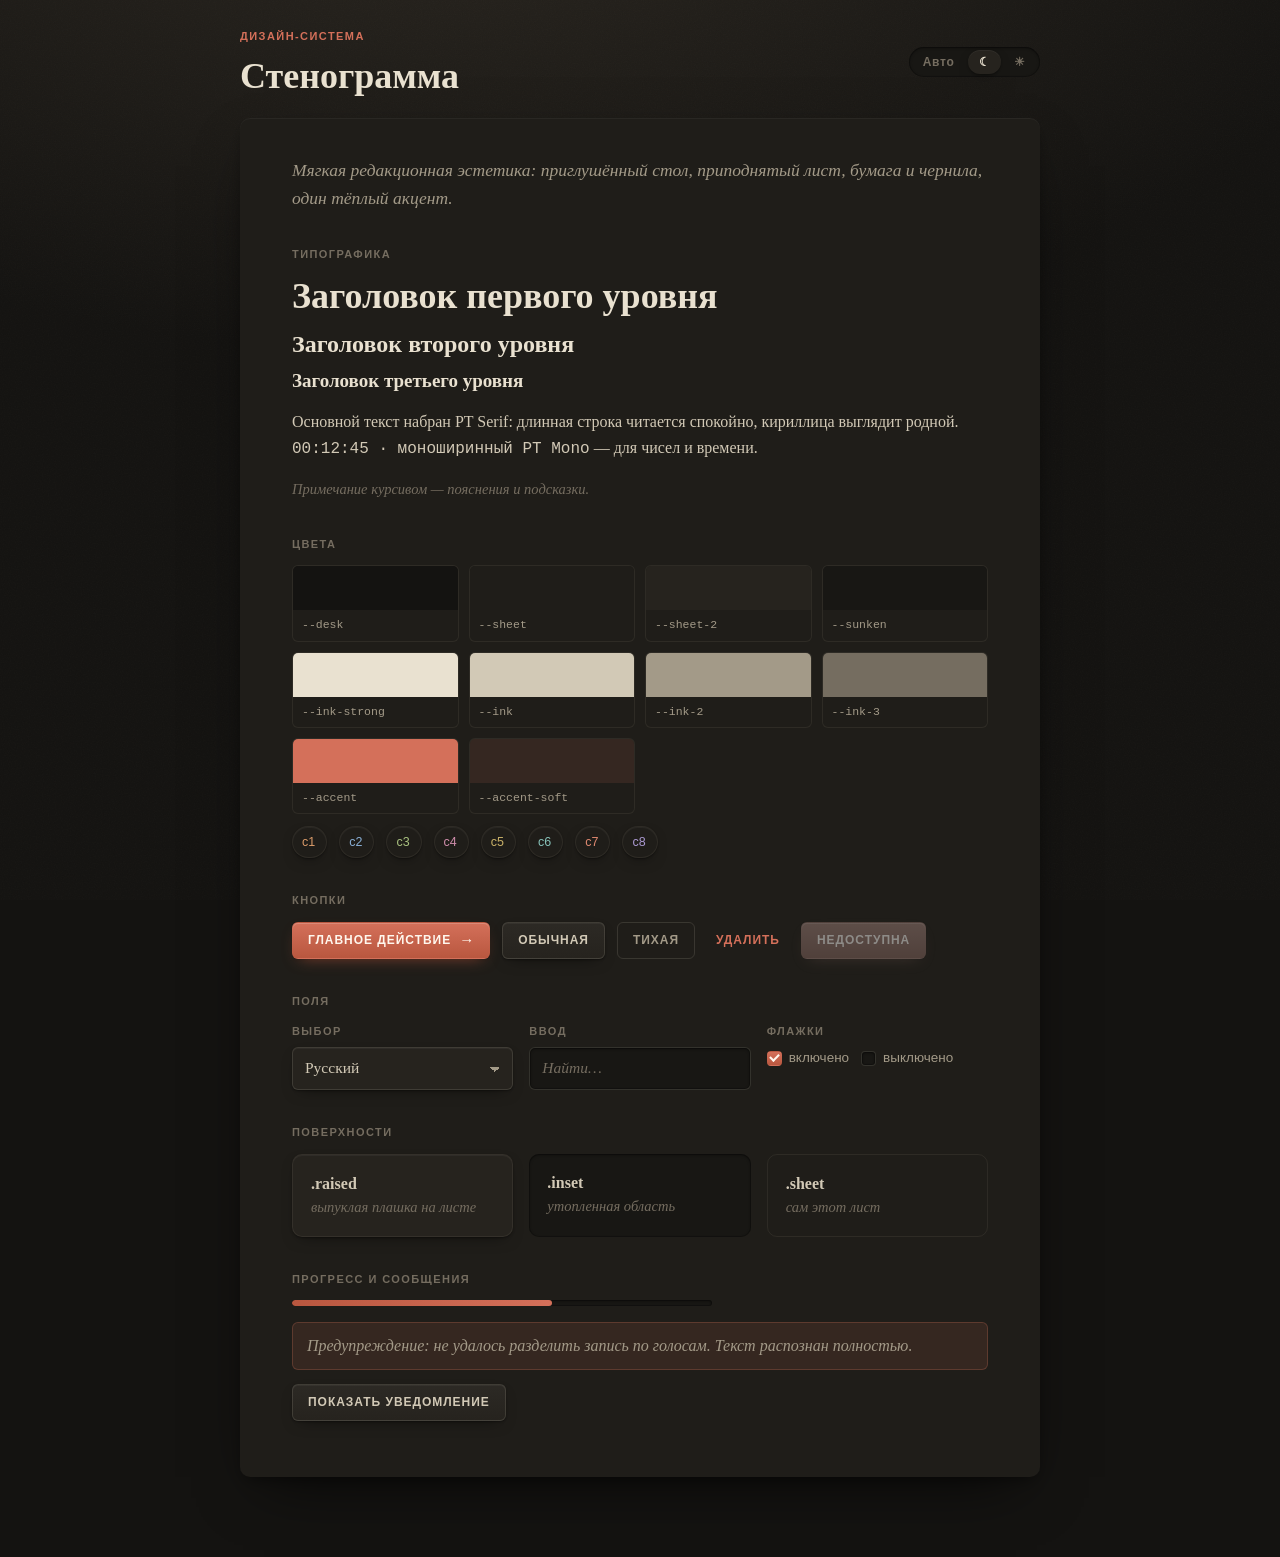
<file: app/static/style-guide.html>
<!doctype html>
<html lang="ru" data-default-theme="dark">
<head>
<meta charset="utf-8">
<meta name="viewport" content="width=device-width, initial-scale=1">
<title>Стенограмма — дизайн-система</title>
<script src="theme.js"></script>
<link rel="stylesheet" href="stenogramma.css">
<style>
  .page { position: relative; z-index: 1; max-width: var(--measure); margin: 0 auto; padding: 28px 16px 80px; }
  .top { display: flex; justify-content: space-between; align-items: center; gap: 12px; flex-wrap: wrap; margin-bottom: 22px; }
  section { margin-top: 34px; }
  section > .smallcaps { color: var(--ink-3); margin-bottom: 12px; }
  .row { display: flex; flex-wrap: wrap; gap: 12px; align-items: center; }
  .swatches { display: grid; grid-template-columns: repeat(auto-fill, minmax(140px, 1fr)); gap: 10px; }
  .sw { border-radius: var(--r-sm); overflow: hidden; border: 1px solid var(--rule); background: var(--sheet); }
  .sw i { display: block; height: 44px; }
  .sw span { display: block; padding: 6px 9px; font-family: var(--mono); font-size: 11.5px; color: var(--ink-2); }
  .grid3 { display: grid; grid-template-columns: repeat(3, minmax(0, 1fr)); gap: 16px; }
  .demo-box { padding: 16px 18px; }
  @media (max-width: 700px) { .grid3 { grid-template-columns: 1fr; } }
</style>
</head>
<body>
<div class="page">
  <div class="top">
    <div><div class="kicker smallcaps">Дизайн-система</div><h1 style="margin:0">Стенограмма</h1></div>
    <div class="theme-switch" role="group" aria-label="Тема"><button data-theme-set="auto">Авто</button><button data-theme-set="dark">☾</button><button data-theme-set="light">☀</button></div>
  </div>

  <div class="sheet">
    <p class="lede">Мягкая редакционная эстетика: приглушённый стол, приподнятый лист, бумага и чернила, один тёплый акцент.</p>

    <section><div class="smallcaps">Типографика</div>
      <h1>Заголовок первого уровня</h1>
      <h2>Заголовок второго уровня</h2>
      <h3>Заголовок третьего уровня</h3>
      <p>Основной текст набран PT Serif: длинная строка читается спокойно, кириллица выглядит родной. <span class="mono">00:12:45 · моноширинный PT Mono</span> — для чисел и времени.</p>
      <p class="note">Примечание курсивом — пояснения и подсказки.</p>
    </section>

    <section><div class="smallcaps">Цвета</div>
      <div class="swatches">
        <div class="sw"><i style="background:var(--desk)"></i><span>--desk</span></div>
        <div class="sw"><i style="background:var(--sheet)"></i><span>--sheet</span></div>
        <div class="sw"><i style="background:var(--sheet-2)"></i><span>--sheet-2</span></div>
        <div class="sw"><i style="background:var(--sunken)"></i><span>--sunken</span></div>
        <div class="sw"><i style="background:var(--ink-strong)"></i><span>--ink-strong</span></div>
        <div class="sw"><i style="background:var(--ink)"></i><span>--ink</span></div>
        <div class="sw"><i style="background:var(--ink-2)"></i><span>--ink-2</span></div>
        <div class="sw"><i style="background:var(--ink-3)"></i><span>--ink-3</span></div>
        <div class="sw"><i style="background:var(--accent)"></i><span>--accent</span></div>
        <div class="sw"><i style="background:var(--accent-soft)"></i><span>--accent-soft</span></div>
      </div>
      <div class="row" style="margin-top:12px">
        <span class="chip" style="color:var(--c1)">c1</span><span class="chip" style="color:var(--c2)">c2</span><span class="chip" style="color:var(--c3)">c3</span><span class="chip" style="color:var(--c4)">c4</span>
        <span class="chip" style="color:var(--c5)">c5</span><span class="chip" style="color:var(--c6)">c6</span><span class="chip" style="color:var(--c7)">c7</span><span class="chip" style="color:var(--c8)">c8</span>
      </div>
    </section>

    <section><div class="smallcaps">Кнопки</div>
      <div class="row">
        <button class="btn solid">Главное действие <span class="arrow">→</span></button>
        <button class="btn">Обычная</button>
        <button class="btn quiet">Тихая</button>
        <button class="btn danger">Удалить</button>
        <button class="btn solid" disabled>Недоступна</button>
      </div>
    </section>

    <section><div class="smallcaps">Поля</div>
      <div class="grid3">
        <label class="field"><span class="smallcaps">Выбор</span><select class="control"><option>Русский</option><option>Английский</option></select></label>
        <label class="field"><span class="smallcaps">Ввод</span><input class="control" placeholder="Найти…"></label>
        <div class="field"><span class="smallcaps">Флажки</span><div class="row"><label class="chk"><input type="checkbox" checked>включено</label><label class="chk"><input type="checkbox">выключено</label></div></div>
      </div>
    </section>

    <section><div class="smallcaps">Поверхности</div>
      <div class="grid3">
        <div class="raised demo-box"><b>.raised</b><div class="note">выпуклая плашка на листе</div></div>
        <div class="inset demo-box"><b>.inset</b><div class="note">утопленная область</div></div>
        <div class="demo-box" style="border:1px solid var(--rule);border-radius:var(--r)"><b>.sheet</b><div class="note">сам этот лист</div></div>
      </div>
    </section>

    <section><div class="smallcaps">Прогресс и сообщения</div>
      <div class="groove" style="max-width:420px"><div class="fill" style="width:62%"></div></div>
      <div class="notice">Предупреждение: не удалось разделить запись по голосам. Текст распознан полностью.</div>
      <div class="row" style="margin-top:14px"><button class="btn" onclick="var t=document.querySelector('.toast');t.classList.add('show');setTimeout(function(){t.classList.remove('show')},2000)">Показать уведомление</button></div>
    </section>
  </div>
</div>
<div class="toast">Текст скопирован</div>
</body>
</html>
</file>
<file: app/static/stenogramma.css>
/* ════════════════════════════════════════════════════════════════
   «Стенограмма» — дизайн-система, v1.0
   Мягкая редакционная эстетика: приглушённый «стол», на нём приподнятый
   «лист»; бумага и чернила вместо «продуктового» UI; один тёплый акцент.
   Шрифты ParaType (PT Serif / PT Sans / PT Mono) — встроены в macOS,
   бесплатны (OFL) для Windows/Linux; есть надёжные запасные.
   Демо всех компонентов: style-guide.html. Тема: theme.js (auto | dark | light).
   ════════════════════════════════════════════════════════════════ */

/* ───────── 1. Токены ───────── */
:root {
  --serif: "PT Serif", "Charter", "Georgia", "Times New Roman", serif;
  --serif-display: "PT Serif Caption", "PT Serif", "Georgia", serif;
  --sans: "PT Sans", "Avenir Next", "Segoe UI", -apple-system, "Helvetica Neue", sans-serif;
  --mono: "PT Mono", "Menlo", "Consolas", "Courier New", monospace;
  --measure: 52rem;          /* ширина «листа» */
  --r: 10px;                 /* радиус листа и крупных блоков */
  --r-sm: 6px;               /* радиус кнопок и полей */
}

/* тёмная (по умолчанию): тёплый графит, мягкие светлые чернила */
:root, :root[data-theme="dark"] {
  --desk: #141311; --desk-glow: #2a2620;           /* фон страницы и пятно света */
  --sheet: #1f1d19; --sheet-2: #26231e;            /* лист и выпуклые элементы на нём */
  --sunken: #181714;                               /* утопленные области */
  --ink-strong: #e9e1d0;                           /* заголовки */
  --ink: #d2c9b6;                                  /* основной текст */
  --ink-2: #a39a88;                                /* второстепенный */
  --ink-3: #756d60;                                /* подписи, плейсхолдеры */
  --rule: rgba(210, 201, 182, 0.08); --rule-2: rgba(210, 201, 182, 0.15);
  --accent: #d4705a; --accent-2: #b9573f; --accent-soft: rgba(212, 112, 90, 0.12);
  --on-accent: #fff7ee;
  --hl: rgba(210, 201, 182, 0.05);                 /* наведение, подсветка строки */
  --edge: rgba(255, 255, 255, 0.045);              /* светлая кромка сверху у выпуклых */
  --shadow-sheet: 0 1px 0 var(--edge) inset, 0 24px 60px -24px rgba(0, 0, 0, 0.75), 0 6px 16px -6px rgba(0, 0, 0, 0.5);
  --shadow-raised: 0 1px 0 var(--edge) inset, 0 6px 16px -8px rgba(0, 0, 0, 0.6), 0 1px 2px rgba(0, 0, 0, 0.35);
  --shadow-inset: inset 0 1px 3px rgba(0, 0, 0, 0.45), inset 0 0 0 1px rgba(0, 0, 0, 0.2);
  /* 8 различимых «чернил» для категорий (например, говорящих) */
  --c1: #d99a69; --c2: #88aed4; --c3: #a8c07f; --c4: #cf8dab; --c5: #c9b168; --c6: #86c1b8; --c7: #de8870; --c8: #aa98d0;
  color-scheme: dark;
}

/* светлая: льняная бумага, графитовые чернила */
:root[data-theme="light"] {
  --desk: #e4ddcf; --desk-glow: #f1ebe0;
  --sheet: #f6f2ea; --sheet-2: #efe9de; --sunken: #ebe5d8;
  --ink-strong: #26221c; --ink: #3a342c; --ink-2: #625a4d; --ink-3: #928878;
  --rule: rgba(58, 52, 44, 0.09); --rule-2: rgba(58, 52, 44, 0.17);
  --accent: #b5533d; --accent-2: #9c4230; --accent-soft: rgba(181, 83, 61, 0.09);
  --on-accent: #fff7ee;
  --hl: rgba(58, 52, 44, 0.04);
  --edge: rgba(255, 255, 255, 0.8);
  --shadow-sheet: 0 1px 0 var(--edge) inset, 0 26px 60px -28px rgba(80, 62, 35, 0.35), 0 6px 16px -8px rgba(80, 62, 35, 0.18);
  --shadow-raised: 0 1px 0 var(--edge) inset, 0 5px 14px -8px rgba(80, 62, 35, 0.35), 0 1px 2px rgba(80, 62, 35, 0.12);
  --shadow-inset: inset 0 1px 3px rgba(80, 62, 35, 0.16), inset 0 0 0 1px rgba(80, 62, 35, 0.06);
  --c1: #a2552a; --c2: #36628f; --c3: #58762e; --c4: #954069; --c5: #856614; --c6: #2e7a70; --c7: #b04a2e; --c8: #684f99;
  color-scheme: light;
}

/* ───────── 2. Основа: «стол» ───────── */
* { box-sizing: border-box; }
html, body { margin: 0; }
body {
  background: radial-gradient(1400px 700px at 35% -15%, var(--desk-glow), transparent 70%), var(--desk);
  background-attachment: fixed;
  color: var(--ink);
  font: 16px/1.6 var(--serif);
  -webkit-font-smoothing: antialiased;
  font-kerning: normal;
  min-height: 100vh;
}
/* зерно бумаги — едва заметный шум поверх стола */
body::before {
  content: ""; position: fixed; inset: 0; pointer-events: none; z-index: 0; opacity: .6;
  background-image: url("data:image/svg+xml,<svg xmlns='http://www.w3.org/2000/svg' width='160' height='160'><filter id='n'><feTurbulence type='fractalNoise' baseFrequency='.85' numOctaves='2' stitchTiles='stitch'/><feColorMatrix values='0 0 0 0 0.5  0 0 0 0 0.45  0 0 0 0 0.4  0 0 0 .045 0'/></filter><rect width='160' height='160' filter='url(%23n)'/></svg>");
}
button, input, select, textarea { font: inherit; color: inherit; }
button { cursor: pointer; }
::selection { background: var(--accent-soft); color: var(--ink-strong); }
:focus-visible { outline: 2px solid color-mix(in srgb, var(--accent) 70%, transparent); outline-offset: 2px; }
.st-no-anim *, .st-no-anim *::before, .st-no-anim *::after { transition: none !important; }   /* см. theme.js */

/* ───────── 3. Типографика ───────── */
h1, h2, h3 { font-family: var(--serif-display); font-weight: 700; color: var(--ink-strong); margin: 0 0 .4em; }
h1 { font-size: 36px; line-height: 1.12; }
h2 { font-size: 24px; line-height: 1.2; }
h3 { font-size: 19px; line-height: 1.3; }
.smallcaps { font-family: var(--sans); font-size: 11px; letter-spacing: .13em; text-transform: uppercase; font-weight: 700; }
.kicker { color: var(--accent); margin-bottom: 10px; }              /* надзаголовок: <div class="kicker smallcaps"> */
.lede { font-style: italic; color: var(--ink-2); font-size: 17.5px; margin: 0 0 26px; }
.note { font-style: italic; color: var(--ink-3); font-size: 14.5px; }
.mono { font-family: var(--mono); font-variant-numeric: tabular-nums; }
.muted { color: var(--ink-3); }

/* ───────── 4. Поверхности (глубина) ───────── */
.sheet { background: var(--sheet); border-radius: var(--r); box-shadow: var(--shadow-sheet); padding: 38px 52px 56px; }
.raised { background: var(--sheet-2); border: 1px solid var(--rule); border-radius: var(--r); box-shadow: var(--shadow-raised); }
.inset { background: var(--sunken); border-radius: var(--r); box-shadow: var(--shadow-inset); }
.rule { border: 0; border-top: 1px solid var(--rule); margin: 18px 0; }

/* ───────── 5. Кнопки ───────── */
.btn {
  display: inline-flex; align-items: center; gap: 8px; flex: 0 0 auto; max-width: 100%;
  padding: 8px 15px; border-radius: var(--r-sm);
  border: 1px solid var(--rule-2);
  background: linear-gradient(180deg, color-mix(in srgb, var(--sheet-2) 100%, white 3%), var(--sheet-2));
  color: var(--ink); box-shadow: var(--shadow-raised);
  font-family: var(--sans); font-size: 12px; font-weight: 700; letter-spacing: .08em; text-transform: uppercase;
  text-decoration: none; white-space: nowrap; overflow: hidden; text-overflow: ellipsis;
  transition: background .15s, color .15s, border-color .15s, box-shadow .15s, transform .08s;
}
.btn:hover { border-color: color-mix(in srgb, var(--ink-3) 70%, transparent); color: var(--ink-strong); }
.btn:active { transform: translateY(1px); box-shadow: var(--shadow-inset); }
.btn.solid {                                                         /* главное действие — одно на экран */
  border-color: transparent; color: var(--on-accent);
  background: linear-gradient(180deg, var(--accent), var(--accent-2));
  box-shadow: 0 1px 0 rgba(255, 255, 255, .18) inset, 0 6px 16px -8px color-mix(in srgb, var(--accent-2) 80%, black), 0 1px 2px rgba(0, 0, 0, .25);
}
.btn.solid:hover { filter: brightness(1.07); color: #fff; }
.btn.solid:disabled { filter: saturate(.3); opacity: .5; cursor: default; }
.btn.quiet { background: transparent; box-shadow: none; color: var(--ink-2); }   /* второстепенное */
.btn.quiet:hover { background: var(--hl); }
.btn.danger { background: none; border-color: transparent; box-shadow: none; color: var(--accent); padding-inline: 8px; }
.btn.danger:hover { background: var(--accent-soft); }
.btn .arrow { font-family: var(--serif); font-size: 15px; letter-spacing: 0; text-transform: none; line-height: 1; }

/* ───────── 6. Поля ───────── */
.field { display: flex; flex-direction: column; gap: 7px; min-width: 0; color: var(--ink-3); }   /* <label class="field"><span class="smallcaps">…</span><select class="control">… */
.control {
  min-width: 0; max-width: 100%; border: 1px solid var(--rule-2); border-radius: var(--r-sm); outline: none;
  color: var(--ink); padding: 8px 12px; font-size: 15.5px; text-overflow: ellipsis;
}
input.control, textarea.control { background: var(--sunken); box-shadow: var(--shadow-inset); }   /* ввод — утоплен */
input.control::placeholder, textarea.control::placeholder { color: var(--ink-3); font-style: italic; }
select.control {                                                     /* выбор — выпуклый */
  appearance: none; -webkit-appearance: none; padding-right: 30px;
  background-color: var(--sheet-2); box-shadow: var(--shadow-raised);
  background-image: linear-gradient(45deg, transparent 50%, var(--ink-2) 50%), linear-gradient(135deg, var(--ink-2) 50%, transparent 50%);
  background-repeat: no-repeat; background-size: 5px 5px; background-position: calc(100% - 17px) 52%, calc(100% - 12px) 52%;
}
select.control option { background: var(--sheet); color: var(--ink); }
.control:focus { border-color: color-mix(in srgb, var(--accent) 50%, transparent); }
.field .control { width: 100%; }

/* флажок: <label class="chk"><input type="checkbox">подпись</label> */
.chk { display: inline-flex; align-items: center; gap: 7px; cursor: pointer; user-select: none; white-space: nowrap; color: var(--ink-2); font-family: var(--sans); font-size: 13.5px; }
.chk input {
  appearance: none; -webkit-appearance: none; width: 15px; height: 15px; margin: 0; flex: 0 0 auto;
  border: 1px solid var(--rule-2); border-radius: 4px; background: var(--sunken); box-shadow: var(--shadow-inset);
  display: grid; place-items: center;
}
.chk input:checked { background: linear-gradient(180deg, var(--accent), var(--accent-2)); border-color: transparent; box-shadow: none; }
.chk input:checked::after { content: ""; width: 7px; height: 4px; border: solid var(--on-accent); border-width: 0 0 2px 2px; transform: rotate(-45deg) translate(1px, -1px); }

/* ───────── 7. «Таблетка» (метка, участник, тег) ───────── */
.chip {
  display: inline-flex; align-items: baseline; gap: 8px; max-width: 100%; min-width: 0;
  padding: 5px 11px 5px 9px; border-radius: 999px; background: var(--sheet); border: 1px solid var(--rule); box-shadow: var(--shadow-raised);
  font-family: var(--sans); font-size: 12.5px;
}
.chip.dim { opacity: .6; box-shadow: none; }

/* ───────── 8. Прогресс: утопленный жёлоб и заливка ───────── */
/* <div class="groove"><div class="fill" style="width:40%"></div></div> */
.groove { position: relative; height: 6px; border-radius: 3px; background: var(--sunken); box-shadow: var(--shadow-inset); overflow: hidden; }
.groove > .fill { position: absolute; left: 0; top: 0; bottom: 0; width: 0; border-radius: inherit; background: linear-gradient(90deg, var(--accent-2), var(--accent)); transition: width .5s; }

/* ───────── 9. Сообщения ───────── */
.notice { border-radius: var(--r-sm); background: var(--accent-soft); border: 1px solid color-mix(in srgb, var(--accent) 25%, transparent); padding: 10px 14px; margin: 16px 0 4px; font-style: italic; color: var(--ink-2); white-space: pre-wrap; }
.toast {
  position: fixed; left: 50%; bottom: 26px; z-index: 50; max-width: calc(100vw - 40px);
  background: var(--sheet-2); color: var(--ink-strong); border: 1px solid var(--rule-2); border-radius: var(--r-sm);
  box-shadow: var(--shadow-sheet); padding: 10px 16px; font-family: var(--sans); font-size: 13.5px;
  opacity: 0; transform: translate(-50%, 8px); transition: .2s; pointer-events: none;
}
.toast.show { opacity: 1; transform: translate(-50%, 0); }

/* ───────── 10. Переключатель темы (работает с theme.js) ───────── */
/* <div class="theme-switch" role="group" aria-label="Тема">
     <button data-theme-set="auto">Авто</button><button data-theme-set="dark">☾</button><button data-theme-set="light">☀</button>
   </div> */
.theme-switch { display: inline-flex; gap: 2px; padding: 3px; border-radius: 999px; background: var(--sunken); box-shadow: var(--shadow-inset); }
.theme-switch button {
  border: 0; background: none; color: var(--ink-3); border-radius: 999px; padding: 4px 11px; min-width: 32px;
  font-family: var(--sans); font-size: 12px; font-weight: 700; letter-spacing: .06em; line-height: 1.4; white-space: nowrap;
  transition: background .15s, color .15s, box-shadow .15s;
}
.theme-switch button:hover { color: var(--ink); }
:root[data-theme-pref="auto"] .theme-switch [data-theme-set="auto"],
:root[data-theme-pref="dark"] .theme-switch [data-theme-set="dark"],
:root[data-theme-pref="light"] .theme-switch [data-theme-set="light"] {
  background: var(--sheet-2); color: var(--ink-strong); box-shadow: var(--shadow-raised);
}

/* ───────── 11. Модальное окно ───────── */
/* <div class="modal-backdrop" hidden><div class="modal" role="dialog" aria-modal="true" aria-labelledby="…">
     <div class="modal-head">…</div><div class="modal-body">…</div><div class="modal-foot">…кнопки…</div>
   </div></div>  — показать/скрыть атрибутом hidden */
.modal-backdrop {
  position: fixed; inset: 0; z-index: 60; display: grid; place-items: center; padding: 20px;
  background: color-mix(in srgb, var(--desk) 70%, transparent); -webkit-backdrop-filter: blur(4px); backdrop-filter: blur(4px);
  animation: st-fade .15s ease-out;
}
.modal-backdrop[hidden] { display: none; }
.modal {
  width: min(600px, 100%); max-height: min(82vh, 760px); display: flex; flex-direction: column; min-height: 0;
  background: var(--sheet); border-radius: var(--r); border: 1px solid var(--rule);
  box-shadow: var(--shadow-sheet); animation: st-rise .18s ease-out;
}
.modal-head { padding: 24px 28px 10px; }
.modal-head h2 { margin: 0; }
.modal-body { padding: 4px 28px 18px; overflow-y: auto; min-height: 0; }
.modal-foot { display: flex; flex-wrap: wrap; gap: 10px; justify-content: flex-end; align-items: center; padding: 14px 28px 20px; border-top: 1px solid var(--rule); }
.modal-foot:empty { display: none; }   /* нет кнопок (например, идёт операция) — нет и полосы */
@keyframes st-fade { from { opacity: 0; } }
@keyframes st-rise { from { opacity: 0; transform: translateY(8px) scale(.99); } }

/* метка-точка на кнопке: <button class="btn">Текст<span class="dot"></span></button> */
.btn .dot { width: 7px; height: 7px; border-radius: 50%; background: var(--accent); box-shadow: 0 0 0 3px var(--accent-soft); flex: 0 0 auto; }

@media (max-width: 900px) {
  .modal-head, .modal-body, .modal-foot { padding-left: 18px; padding-right: 18px; }
  .sheet { padding: 24px 18px 40px; }
  h1 { font-size: 28px; }
}
</file>
